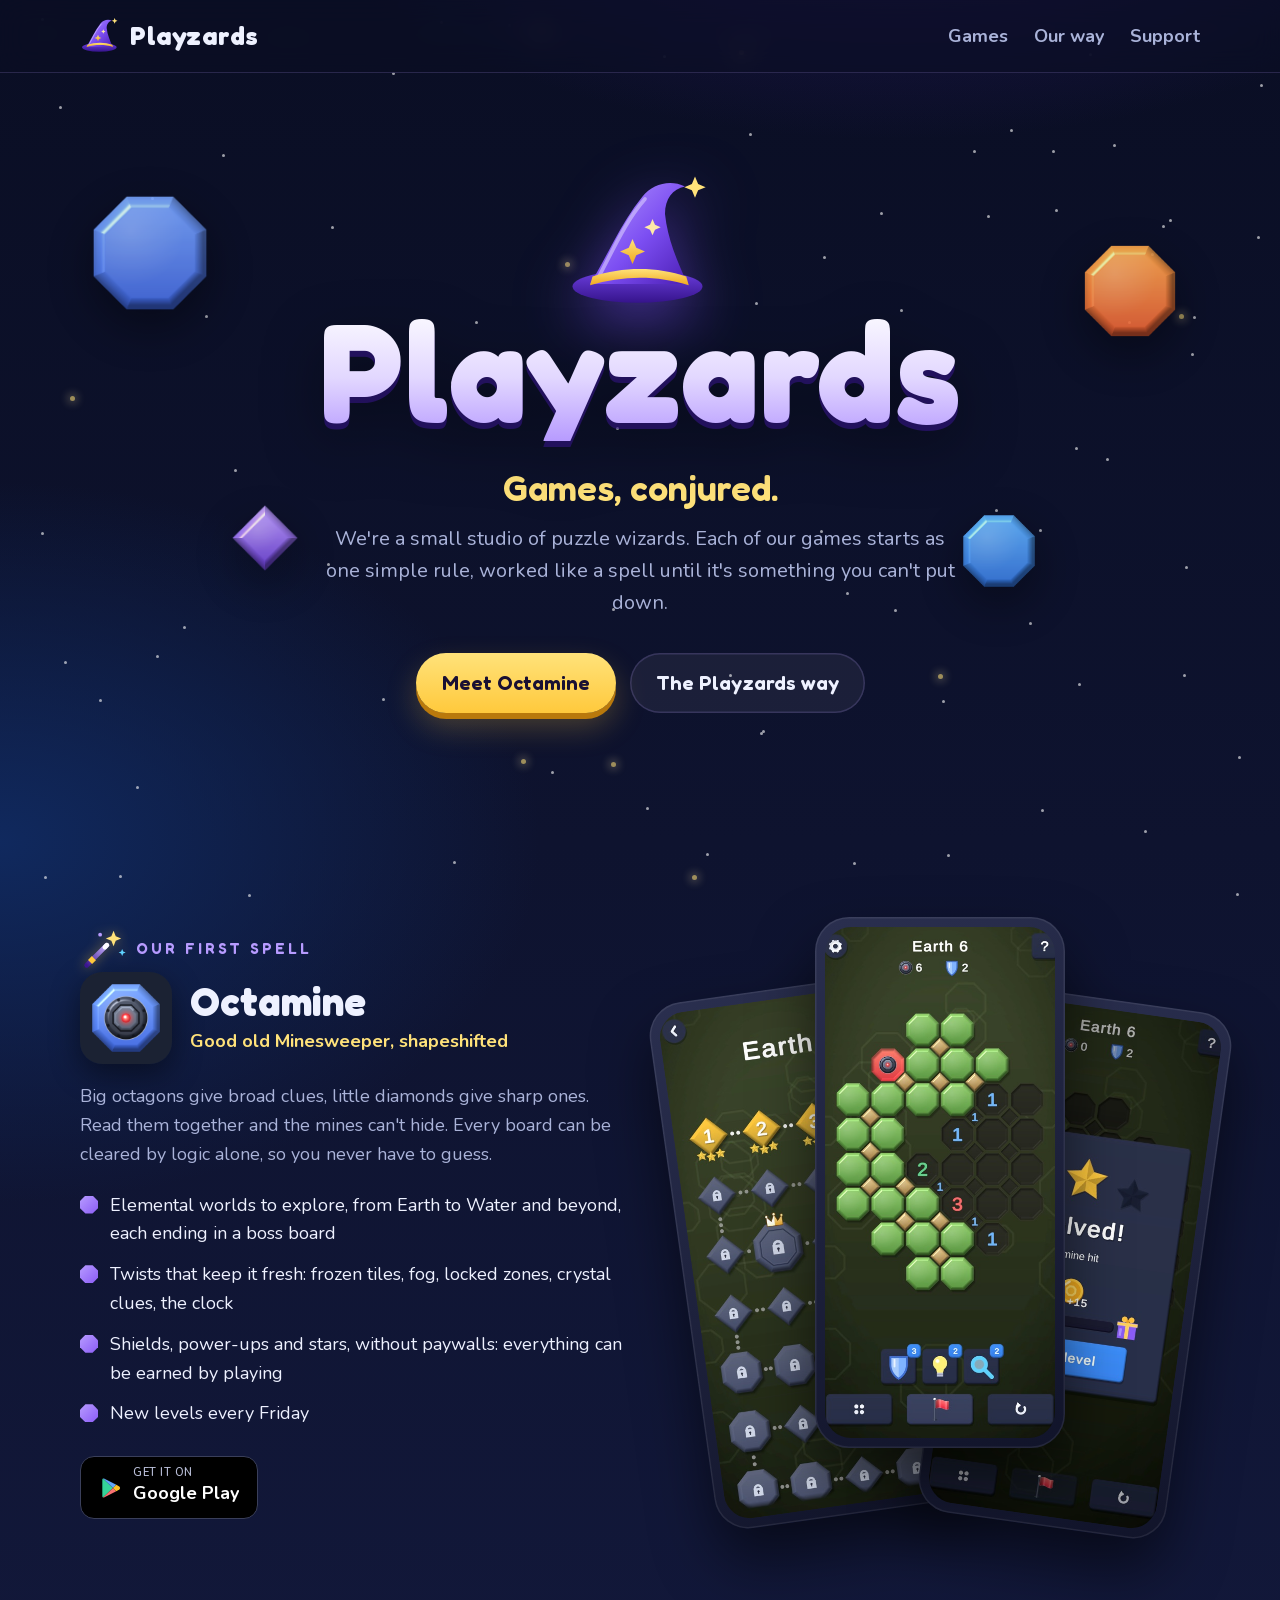
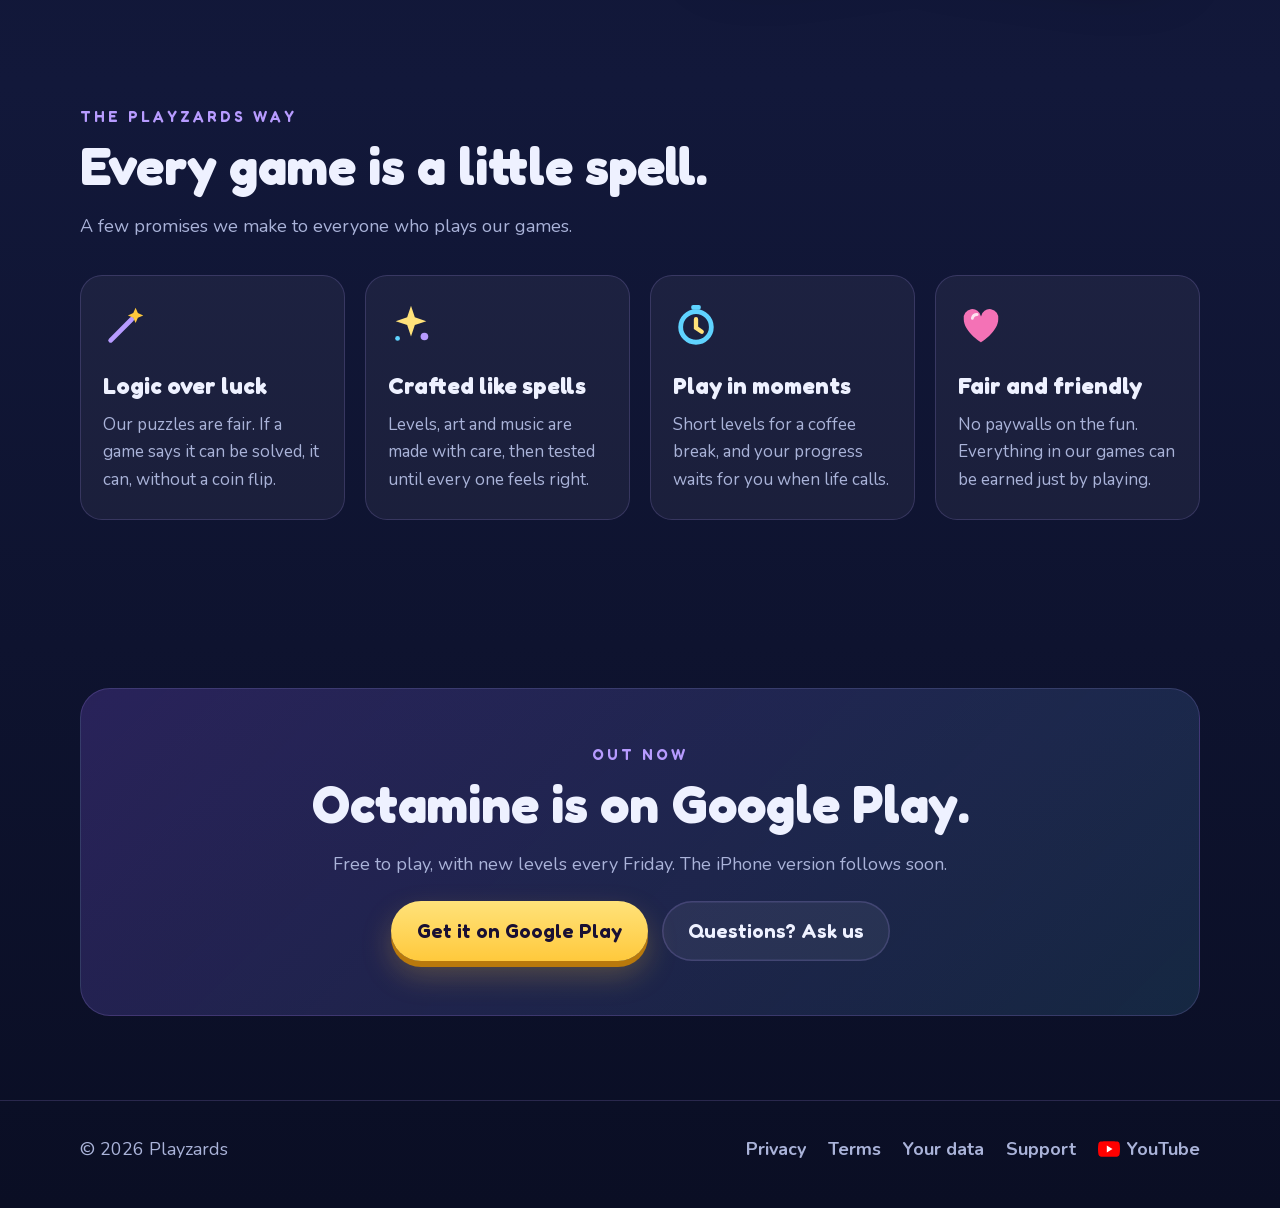
<file: index.html>
<!doctype html>
<html lang="en">
<head>
  <meta charset="utf-8">
  <meta name="viewport" content="width=device-width, initial-scale=1">
  <title>Playzards · Games, conjured.</title>
  <meta name="description" content="Playzards is a small studio of puzzle wizards making clever, fair mobile games. Meet Octamine: good old Minesweeper, shapeshifted. Pure logic, never a guess.">
  <meta name="theme-color" content="#0a0e24">
  <meta name="google-site-verification" content="9-QW5sJn0SF3CA41uugy2PnrLu7BZYbgHyNdraWivK8">
  <meta property="og:title" content="Playzards · Games, conjured.">
  <meta property="og:description" content="Clever little puzzle games, crafted like spells. Meet Octamine.">
  <meta property="og:image" content="https://playzards.com/img/octamine-emblem.png">
  <link rel="icon" href="img/hat.svg" type="image/svg+xml">
  <link rel="stylesheet" href="css/style.css">
</head>
<body>
  <div class="sky" aria-hidden="true"></div>

  <header class="site">
    <div class="wrap">
      <a class="brand" href="index.html"><img src="img/hat.svg" alt="">Playzards</a>
      <nav class="links">
        <a href="#games">Games</a>
        <a href="#way">Our way</a>
        <a href="support.html">Support</a>
      </nav>
    </div>
  </header>

  <main>
    <section class="hero">
      <img class="gem" src="img/gem-octagon.png" alt="" style="width:120px; left:7%; top:120px; --r:-12deg;">
      <img class="gem" src="img/gem-diamond.png" alt="" style="width:70px; left:18%; top:430px; --r:20deg; animation-delay:-3s;">
      <img class="gem" src="img/gem-octagon-fire.png" alt="" style="width:96px; right:8%; top:170px; --r:14deg; animation-delay:-5s;">
      <img class="gem" src="img/gem-octagon-water.png" alt="" style="width:76px; right:19%; top:440px; --r:-8deg; animation-delay:-1.5s;">
      <div class="wrap">
        <img class="hat" src="img/hat.svg" alt="">
        <h1 class="wordmark">Playzards</h1>
        <p class="tagline">Games, conjured.</p>
        <p class="lede">We're a small studio of puzzle wizards. Each of our games starts as one simple rule, worked like a spell until it's something you can't put down.</p>
        <div class="actions">
          <a class="btn" href="#games">Meet Octamine</a>
          <a class="btn ghost" href="#way">The Playzards way</a>
        </div>
      </div>
    </section>

    <section id="games">
      <div class="wrap game">
        <div>
          <p class="eyebrow spell">
            <svg class="wand" viewBox="0 0 48 48" aria-hidden="true">
              <defs><linearGradient id="wand-stick" x1="0" y1="1" x2="1" y2="0"><stop offset="0" stop-color="#3a1590"/><stop offset="1" stop-color="#c9b4ff"/></linearGradient></defs>
              <path d="M7 41 28 20" stroke="url(#wand-stick)" stroke-width="5" stroke-linecap="round"/>
              <path d="M10.5 37.5 14.5 33.5" stroke="#ffc93c" stroke-width="6"/>
              <path d="M26 22 28 20" stroke="#fff" stroke-width="5" stroke-linecap="round"/>
              <path class="spark" d="M35 5l2.3 5.7 5.7 2.3-5.7 2.3-2.3 5.7-2.3-5.7-5.7-2.3 5.7-2.3z" fill="#ffe27a"/>
              <path class="spark s2" d="M44 24l1.1 2.6 2.6 1.1-2.6 1.1-1.1 2.6-1.1-2.6-2.6-1.1 2.6-1.1z" fill="#5fd3ff"/>
              <circle class="spark s3" cx="21" cy="9" r="2" fill="#b79bff"/>
            </svg>
            Our first spell
          </p>
          <div class="game-head">
            <img src="img/octamine-icon.png" alt="Octamine app icon">
            <div>
              <h3>Octamine</h3>
              <p>Good old Minesweeper, shapeshifted</p>
            </div>
          </div>
          <p class="muted">Big octagons give broad clues, little diamonds give sharp ones. Read them together and the mines can't hide. Every board can be cleared by logic alone, so you never have to guess.</p>
          <ul class="points">
            <li>Elemental worlds to explore, from Earth to Water and beyond, each ending in a boss board</li>
            <li>Twists that keep it fresh: frozen tiles, fog, locked zones, crystal clues, the clock</li>
            <li>Shields, power-ups and stars, without paywalls: everything can be earned by playing</li>
            <li>New levels every Friday</li>
          </ul>
          <a class="badge" href="https://play.google.com/store/apps/details?id=com.playzards.octamine" aria-label="Get Octamine on Google Play">
            <svg class="play" viewBox="0 0 24 24" aria-hidden="true"><path fill="#34d399" d="M4 2.5 14 12 4 21.5c-.4-.2-.7-.7-.7-1.2V3.7c0-.5.3-1 .7-1.2z"/><path fill="#60a5fa" d="M17.3 8.8 14 12 4 2.5c.3-.1.7-.1 1 .1z"/><path fill="#f87171" d="M17.3 15.2 5 21.4c-.3.2-.7.2-1 .1L14 12z"/><path fill="#fbbf24" d="M20.3 10.5c1 .6 1 2.4 0 3l-3 1.7L14 12l3.3-3.2z"/></svg>
            <span><small>GET IT ON</small>Google Play</span>
          </a>
        </div>
        <div class="phones" aria-label="Octamine screens">
          <div class="phone a"><img src="img/shot-map.jpg" alt="The level map: octagons and diamonds on a winding path"></div>
          <div class="phone b"><img src="img/shot-board.jpg" alt="An Octamine board of 3D octagon and diamond tiles"></div>
          <div class="phone c"><img src="img/shot-result.jpg" alt="A solved level: stars, coins and the gift meter"></div>
        </div>
      </div>
    </section>

    <section id="way">
      <div class="wrap">
        <p class="eyebrow">The Playzards way</p>
        <h2>Every game is a little spell.</h2>
        <p class="muted">A few promises we make to everyone who plays our games.</p>
        <div class="cards">
          <div class="card">
            <svg viewBox="0 0 48 48" aria-hidden="true"><path d="M8 40 30 18" stroke="#b79bff" stroke-width="5" stroke-linecap="round"/><path d="M34 6l2.4 5.6L42 14l-5.6 2.4L34 22l-2.4-5.6L26 14l5.6-2.4z" fill="#ffc93c"/></svg>
            <h3>Logic over luck</h3>
            <p>Our puzzles are fair. If a game says it can be solved, it can, without a coin flip.</p>
          </div>
          <div class="card">
            <svg viewBox="0 0 48 48" aria-hidden="true"><path d="M24 4l4 12 12 4-12 4-4 12-4-12-12-4 12-4z" fill="#ffe27a"/><circle cx="38" cy="36" r="4" fill="#b79bff"/><circle cx="10" cy="38" r="2.5" fill="#5fd3ff"/></svg>
            <h3>Crafted like spells</h3>
            <p>Levels, art and music are made with care, then tested until every one feels right.</p>
          </div>
          <div class="card">
            <svg viewBox="0 0 48 48" aria-hidden="true"><circle cx="24" cy="26" r="16" fill="none" stroke="#5fd3ff" stroke-width="5"/><path d="M24 18v9l6 4" stroke="#ffe27a" stroke-width="4.5" stroke-linecap="round" fill="none"/><rect x="19" y="3" width="10" height="5" rx="2" fill="#5fd3ff"/></svg>
            <h3>Play in moments</h3>
            <p>Short levels for a coffee break, and your progress waits for you when life calls.</p>
          </div>
          <div class="card">
            <svg viewBox="0 0 48 48" aria-hidden="true"><path d="M24 42S6 31 6 18a9 9 0 0 1 18-3 9 9 0 0 1 18 3c0 13-18 24-18 24z" fill="#f472b6"/><path d="M15 17a5 5 0 0 1 5-4" stroke="#fde2f0" stroke-width="3" stroke-linecap="round" fill="none"/></svg>
            <h3>Fair and friendly</h3>
            <p>No paywalls on the fun. Everything in our games can be earned just by playing.</p>
          </div>
        </div>
      </div>
    </section>

    <section>
      <div class="wrap">
        <div class="soon">
          <p class="eyebrow">Out now</p>
          <h2>Octamine is on Google Play.</h2>
          <p class="muted">Free to play, with new levels every Friday. The iPhone version follows soon.</p>
          <div class="actions" style="margin-top:22px">
            <a class="btn" href="https://play.google.com/store/apps/details?id=com.playzards.octamine">Get it on Google Play</a>
            <a class="btn ghost" href="support.html">Questions? Ask us</a>
          </div>
        </div>
      </div>
    </section>
  </main>

  <footer class="site">
    <div class="wrap">
      <span>© <span id="year">2026</span> Playzards</span>
      <nav>
        <a href="privacy.html">Privacy</a>
        <a href="terms.html">Terms</a>
        <a href="delete-data.html">Your data</a>
        <a href="support.html">Support</a>
        <a class="yt" href="https://www.youtube.com/@playzards" rel="noopener"><svg viewBox="0 0 28 20" width="22" height="16" aria-hidden="true"><path fill="#FF0000" d="M27.4 3.1A3.5 3.5 0 0 0 25 .6C22.8 0 14 0 14 0S5.2 0 3 .6A3.5 3.5 0 0 0 .6 3.1 36 36 0 0 0 0 10a36 36 0 0 0 .6 6.9A3.5 3.5 0 0 0 3 19.4c2.2.6 11 .6 11 .6s8.8 0 11-.6a3.5 3.5 0 0 0 2.4-2.5A36 36 0 0 0 28 10a36 36 0 0 0-.6-6.9z"/><path fill="#fff" d="M11.2 14.3 18.5 10l-7.3-4.3z"/></svg>YouTube</a>
      </nav>
    </div>
  </footer>

  <script>
    // A sky of twinkling stars (no tracking, nothing else runs on this site).
    const sky = document.querySelector('.sky');
    for (let i = 0; i < 90; i++) {
      const star = document.createElement('span');
      star.className = 'star' + (i % 11 === 0 ? ' big' : '');
      star.style.left = Math.random() * 100 + '%';
      star.style.top = Math.random() * 100 + '%';
      star.style.animationDelay = (-Math.random() * 4).toFixed(2) + 's';
      star.style.animationDuration = (3 + Math.random() * 3).toFixed(2) + 's';
      sky.appendChild(star);
    }
    document.getElementById('year').textContent = new Date().getFullYear();
  </script>
</body>
</html>
</file>
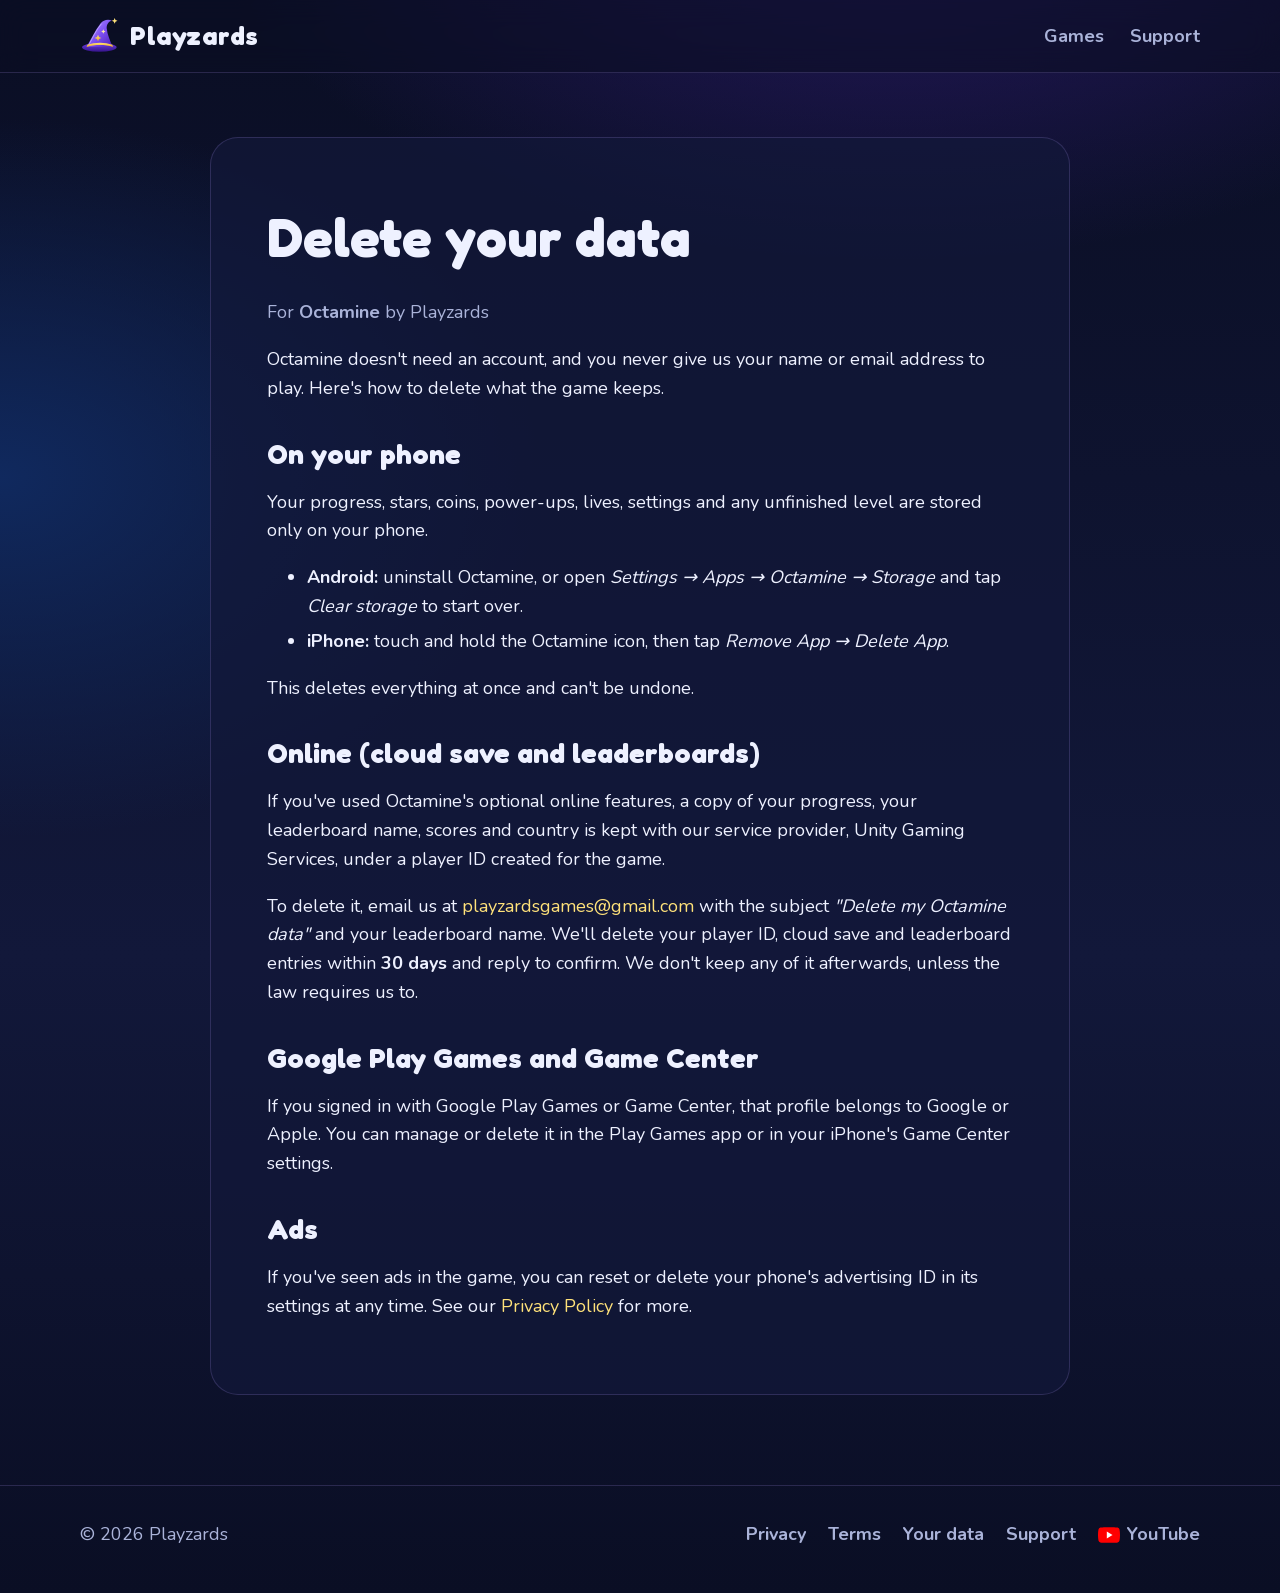
<file: delete-data.html>
<!doctype html>
<html lang="en">
<head>
  <meta charset="utf-8">
  <meta name="viewport" content="width=device-width, initial-scale=1">
  <title>Your Data · Playzards</title>
  <meta name="description" content="How to delete your Octamine data, on your phone and online.">
  <meta name="theme-color" content="#0a0e24">
  <link rel="icon" href="img/hat.svg" type="image/svg+xml">
  <link rel="stylesheet" href="css/style.css">
</head>
<body>
  <header class="site">
    <div class="wrap">
      <a class="brand" href="index.html"><img src="img/hat.svg" alt="">Playzards</a>
      <nav class="links">
        <a href="index.html#games">Games</a>
        <a href="support.html">Support</a>
      </nav>
    </div>
  </header>

  <main class="page">
    <div class="wrap">
      <article>
        <h1>Delete your data</h1>
        <p class="muted">For <strong>Octamine</strong> by Playzards</p>

        <p>Octamine doesn't need an account, and you never give us your name or email address to play. Here's how to delete what the game keeps.</p>

        <h2>On your phone</h2>
        <p>Your progress, stars, coins, power-ups, lives, settings and any unfinished level are stored only on your phone.</p>
        <ul>
          <li><strong>Android:</strong> uninstall Octamine, or open <em>Settings → Apps → Octamine → Storage</em> and tap <em>Clear storage</em> to start over.</li>
          <li><strong>iPhone:</strong> touch and hold the Octamine icon, then tap <em>Remove App → Delete App</em>.</li>
        </ul>
        <p>This deletes everything at once and can't be undone.</p>

        <h2>Online (cloud save and leaderboards)</h2>
        <p>If you've used Octamine's optional online features, a copy of your progress, your leaderboard name, scores and country is kept with our service provider, Unity Gaming Services, under a player ID created for the game.</p>
        <p>To delete it, email us at <a href="mailto:playzardsgames@gmail.com?subject=Delete%20my%20Octamine%20data">playzardsgames@gmail.com</a> with the subject <em>"Delete my Octamine data"</em> and your leaderboard name. We'll delete your player ID, cloud save and leaderboard entries within <strong>30 days</strong> and reply to confirm. We don't keep any of it afterwards, unless the law requires us to.</p>

        <h2>Google Play Games and Game Center</h2>
        <p>If you signed in with Google Play Games or Game Center, that profile belongs to Google or Apple. You can manage or delete it in the Play Games app or in your iPhone's Game Center settings.</p>

        <h2>Ads</h2>
        <p>If you've seen ads in the game, you can reset or delete your phone's advertising ID in its settings at any time. See our <a href="privacy.html">Privacy Policy</a> for more.</p>
      </article>
    </div>
  </main>

  <footer class="site">
    <div class="wrap">
      <span>© 2026 Playzards</span>
      <nav>
        <a href="privacy.html">Privacy</a>
        <a href="terms.html">Terms</a>
        <a href="delete-data.html" aria-current="page">Your data</a>
        <a href="support.html">Support</a>
        <a class="yt" href="https://www.youtube.com/@playzards" rel="noopener"><svg viewBox="0 0 28 20" width="22" height="16" aria-hidden="true"><path fill="#FF0000" d="M27.4 3.1A3.5 3.5 0 0 0 25 .6C22.8 0 14 0 14 0S5.2 0 3 .6A3.5 3.5 0 0 0 .6 3.1 36 36 0 0 0 0 10a36 36 0 0 0 .6 6.9A3.5 3.5 0 0 0 3 19.4c2.2.6 11 .6 11 .6s8.8 0 11-.6a3.5 3.5 0 0 0 2.4-2.5A36 36 0 0 0 28 10a36 36 0 0 0-.6-6.9z"/><path fill="#fff" d="M11.2 14.3 18.5 10l-7.3-4.3z"/></svg>YouTube</a>
      </nav>
    </div>
  </footer>
</body>
</html>
</file>
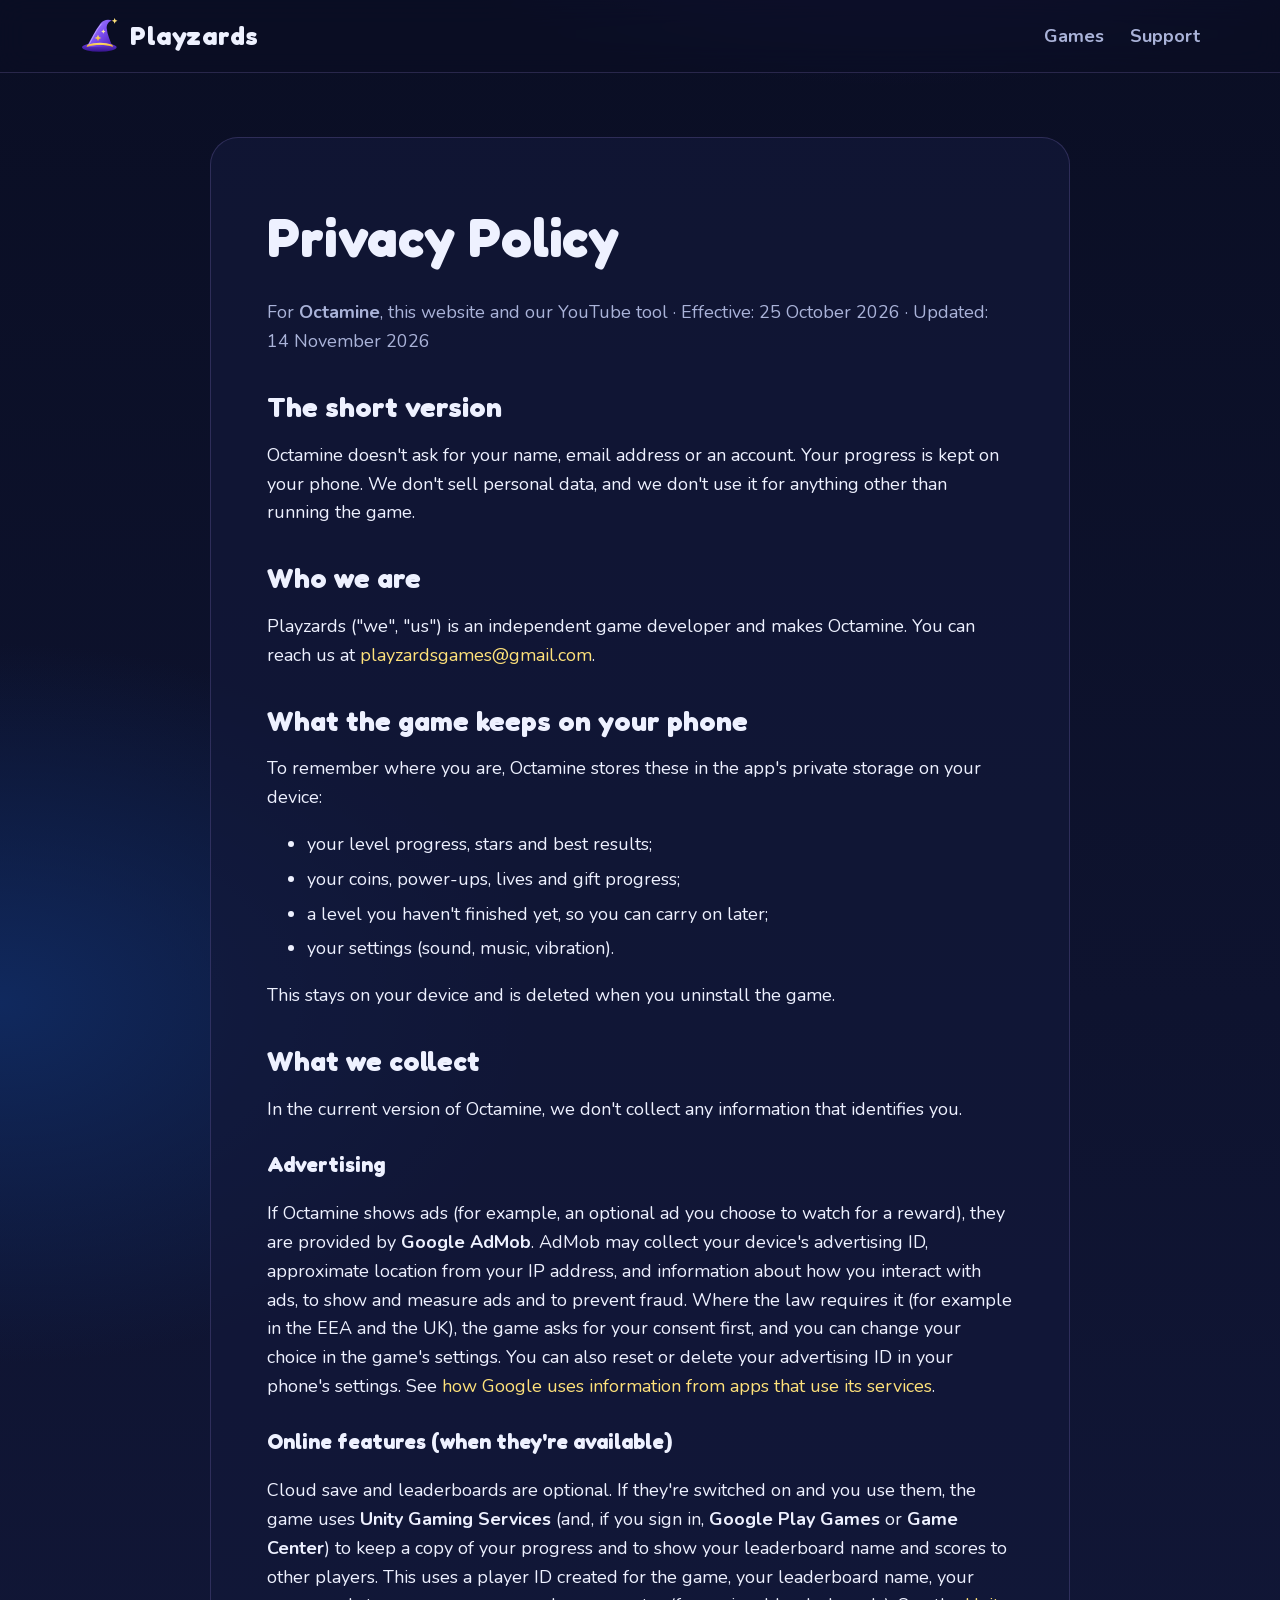
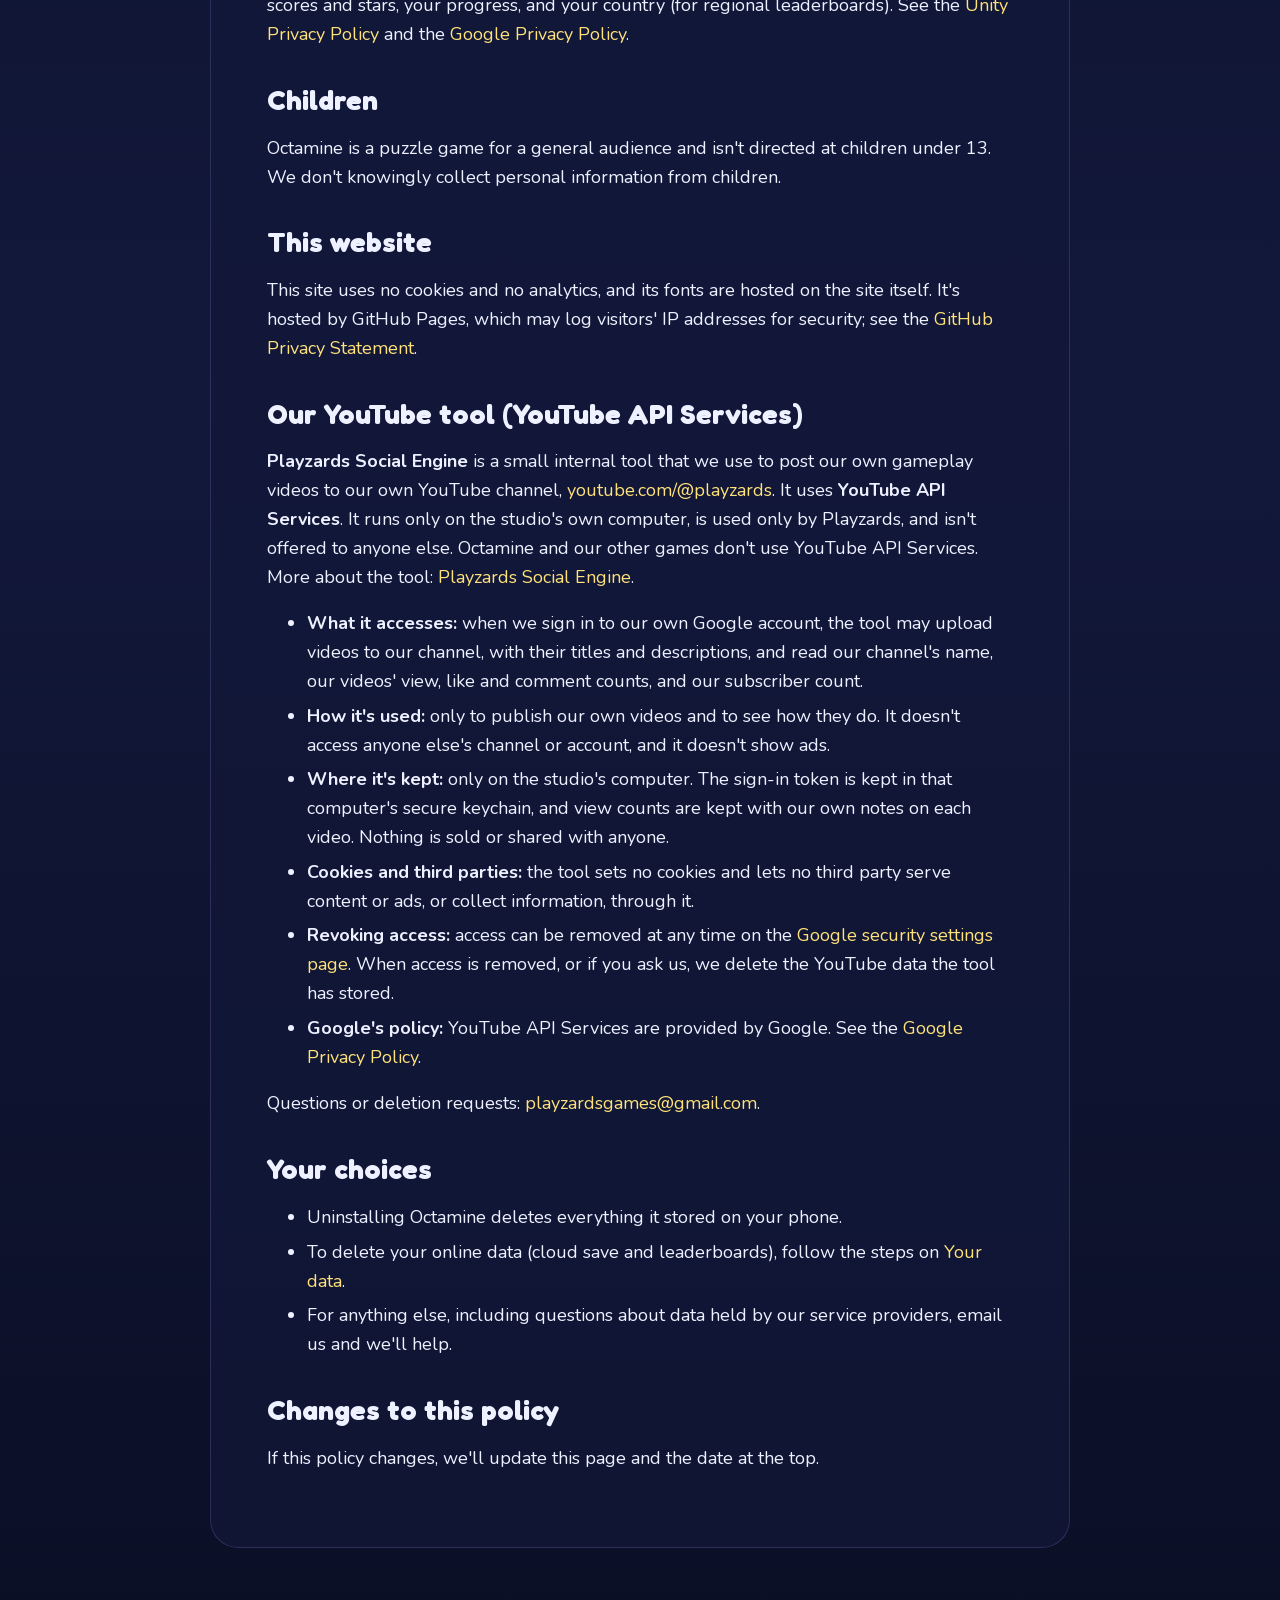
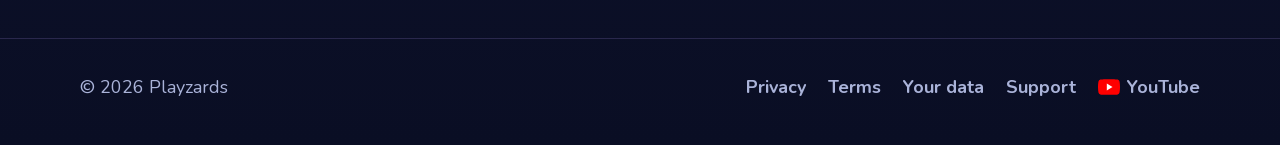
<file: privacy.html>
<!doctype html>
<html lang="en">
<head>
  <meta charset="utf-8">
  <meta name="viewport" content="width=device-width, initial-scale=1">
  <title>Privacy Policy · Playzards</title>
  <meta name="description" content="How Octamine by Playzards handles your data.">
  <meta name="theme-color" content="#0a0e24">
  <link rel="icon" href="img/hat.svg" type="image/svg+xml">
  <link rel="stylesheet" href="css/style.css">
</head>
<body>
  <header class="site">
    <div class="wrap">
      <a class="brand" href="index.html"><img src="img/hat.svg" alt="">Playzards</a>
      <nav class="links">
        <a href="index.html#games">Games</a>
        <a href="support.html">Support</a>
      </nav>
    </div>
  </header>

  <main class="page">
    <div class="wrap">
      <article>
        <h1>Privacy Policy</h1>
        <p class="muted">For <strong>Octamine</strong>, this website and our YouTube tool · Effective: 25 October 2026 · Updated: 14 November 2026</p>

        <h2>The short version</h2>
        <p>Octamine doesn't ask for your name, email address or an account. Your progress is kept on your phone. We don't sell personal data, and we don't use it for anything other than running the game.</p>

        <h2>Who we are</h2>
        <p>Playzards ("we", "us") is an independent game developer and makes Octamine. You can reach us at <a href="mailto:playzardsgames@gmail.com">playzardsgames@gmail.com</a>.</p>

        <h2>What the game keeps on your phone</h2>
        <p>To remember where you are, Octamine stores these in the app's private storage on your device:</p>
        <ul>
          <li>your level progress, stars and best results;</li>
          <li>your coins, power-ups, lives and gift progress;</li>
          <li>a level you haven't finished yet, so you can carry on later;</li>
          <li>your settings (sound, music, vibration).</li>
        </ul>
        <p>This stays on your device and is deleted when you uninstall the game.</p>

        <h2>What we collect</h2>
        <p>In the current version of Octamine, we don't collect any information that identifies you.</p>

        <h3>Advertising</h3>
        <p>If Octamine shows ads (for example, an optional ad you choose to watch for a reward), they are provided by <strong>Google AdMob</strong>. AdMob may collect your device's advertising ID, approximate location from your IP address, and information about how you interact with ads, to show and measure ads and to prevent fraud. Where the law requires it (for example in the EEA and the UK), the game asks for your consent first, and you can change your choice in the game's settings. You can also reset or delete your advertising ID in your phone's settings. See <a href="https://policies.google.com/technologies/partner-sites">how Google uses information from apps that use its services</a>.</p>

        <h3>Online features (when they're available)</h3>
        <p>Cloud save and leaderboards are optional. If they're switched on and you use them, the game uses <strong>Unity Gaming Services</strong> (and, if you sign in, <strong>Google Play Games</strong> or <strong>Game Center</strong>) to keep a copy of your progress and to show your leaderboard name and scores to other players. This uses a player ID created for the game, your leaderboard name, your scores and stars, your progress, and your country (for regional leaderboards). See the <a href="https://unity.com/legal/privacy-policy">Unity Privacy Policy</a> and the <a href="https://policies.google.com/privacy">Google Privacy Policy</a>.</p>

        <h2>Children</h2>
        <p>Octamine is a puzzle game for a general audience and isn't directed at children under 13. We don't knowingly collect personal information from children.</p>

        <h2>This website</h2>
        <p>This site uses no cookies and no analytics, and its fonts are hosted on the site itself. It's hosted by GitHub Pages, which may log visitors' IP addresses for security; see the <a href="https://docs.github.com/site-policy/privacy-policies/github-general-privacy-statement">GitHub Privacy Statement</a>.</p>

        <h2 id="youtube">Our YouTube tool (YouTube API Services)</h2>
        <p><strong>Playzards Social Engine</strong> is a small internal tool that we use to post our own gameplay videos to our own YouTube channel, <a href="https://www.youtube.com/@playzards">youtube.com/@playzards</a>. It uses <strong>YouTube API Services</strong>. It runs only on the studio's own computer, is used only by Playzards, and isn't offered to anyone else. Octamine and our other games don't use YouTube API Services. More about the tool: <a href="social-engine.html">Playzards Social Engine</a>.</p>
        <ul>
          <li><strong>What it accesses:</strong> when we sign in to our own Google account, the tool may upload videos to our channel, with their titles and descriptions, and read our channel's name, our videos' view, like and comment counts, and our subscriber count.</li>
          <li><strong>How it's used:</strong> only to publish our own videos and to see how they do. It doesn't access anyone else's channel or account, and it doesn't show ads.</li>
          <li><strong>Where it's kept:</strong> only on the studio's computer. The sign-in token is kept in that computer's secure keychain, and view counts are kept with our own notes on each video. Nothing is sold or shared with anyone.</li>
          <li><strong>Cookies and third parties:</strong> the tool sets no cookies and lets no third party serve content or ads, or collect information, through it.</li>
          <li><strong>Revoking access:</strong> access can be removed at any time on the <a href="https://security.google.com/settings/security/permissions">Google security settings page</a>. When access is removed, or if you ask us, we delete the YouTube data the tool has stored.</li>
          <li><strong>Google's policy:</strong> YouTube API Services are provided by Google. See the <a href="http://www.google.com/policies/privacy">Google Privacy Policy</a>.</li>
        </ul>
        <p>Questions or deletion requests: <a href="mailto:playzardsgames@gmail.com">playzardsgames@gmail.com</a>.</p>

        <h2>Your choices</h2>
        <ul>
          <li>Uninstalling Octamine deletes everything it stored on your phone.</li>
          <li>To delete your online data (cloud save and leaderboards), follow the steps on <a href="delete-data.html">Your data</a>.</li>
          <li>For anything else, including questions about data held by our service providers, email us and we'll help.</li>
        </ul>

        <h2>Changes to this policy</h2>
        <p>If this policy changes, we'll update this page and the date at the top.</p>
      </article>
    </div>
  </main>

  <footer class="site">
    <div class="wrap">
      <span>© 2026 Playzards</span>
      <nav>
        <a href="privacy.html" aria-current="page">Privacy</a>
        <a href="terms.html">Terms</a>
        <a href="delete-data.html">Your data</a>
        <a href="support.html">Support</a>
        <a class="yt" href="https://www.youtube.com/@playzards" rel="noopener"><svg viewBox="0 0 28 20" width="22" height="16" aria-hidden="true"><path fill="#FF0000" d="M27.4 3.1A3.5 3.5 0 0 0 25 .6C22.8 0 14 0 14 0S5.2 0 3 .6A3.5 3.5 0 0 0 .6 3.1 36 36 0 0 0 0 10a36 36 0 0 0 .6 6.9A3.5 3.5 0 0 0 3 19.4c2.2.6 11 .6 11 .6s8.8 0 11-.6a3.5 3.5 0 0 0 2.4-2.5A36 36 0 0 0 28 10a36 36 0 0 0-.6-6.9z"/><path fill="#fff" d="M11.2 14.3 18.5 10l-7.3-4.3z"/></svg>YouTube</a>
      </nav>
    </div>
  </footer>
</body>
</html>
</file>
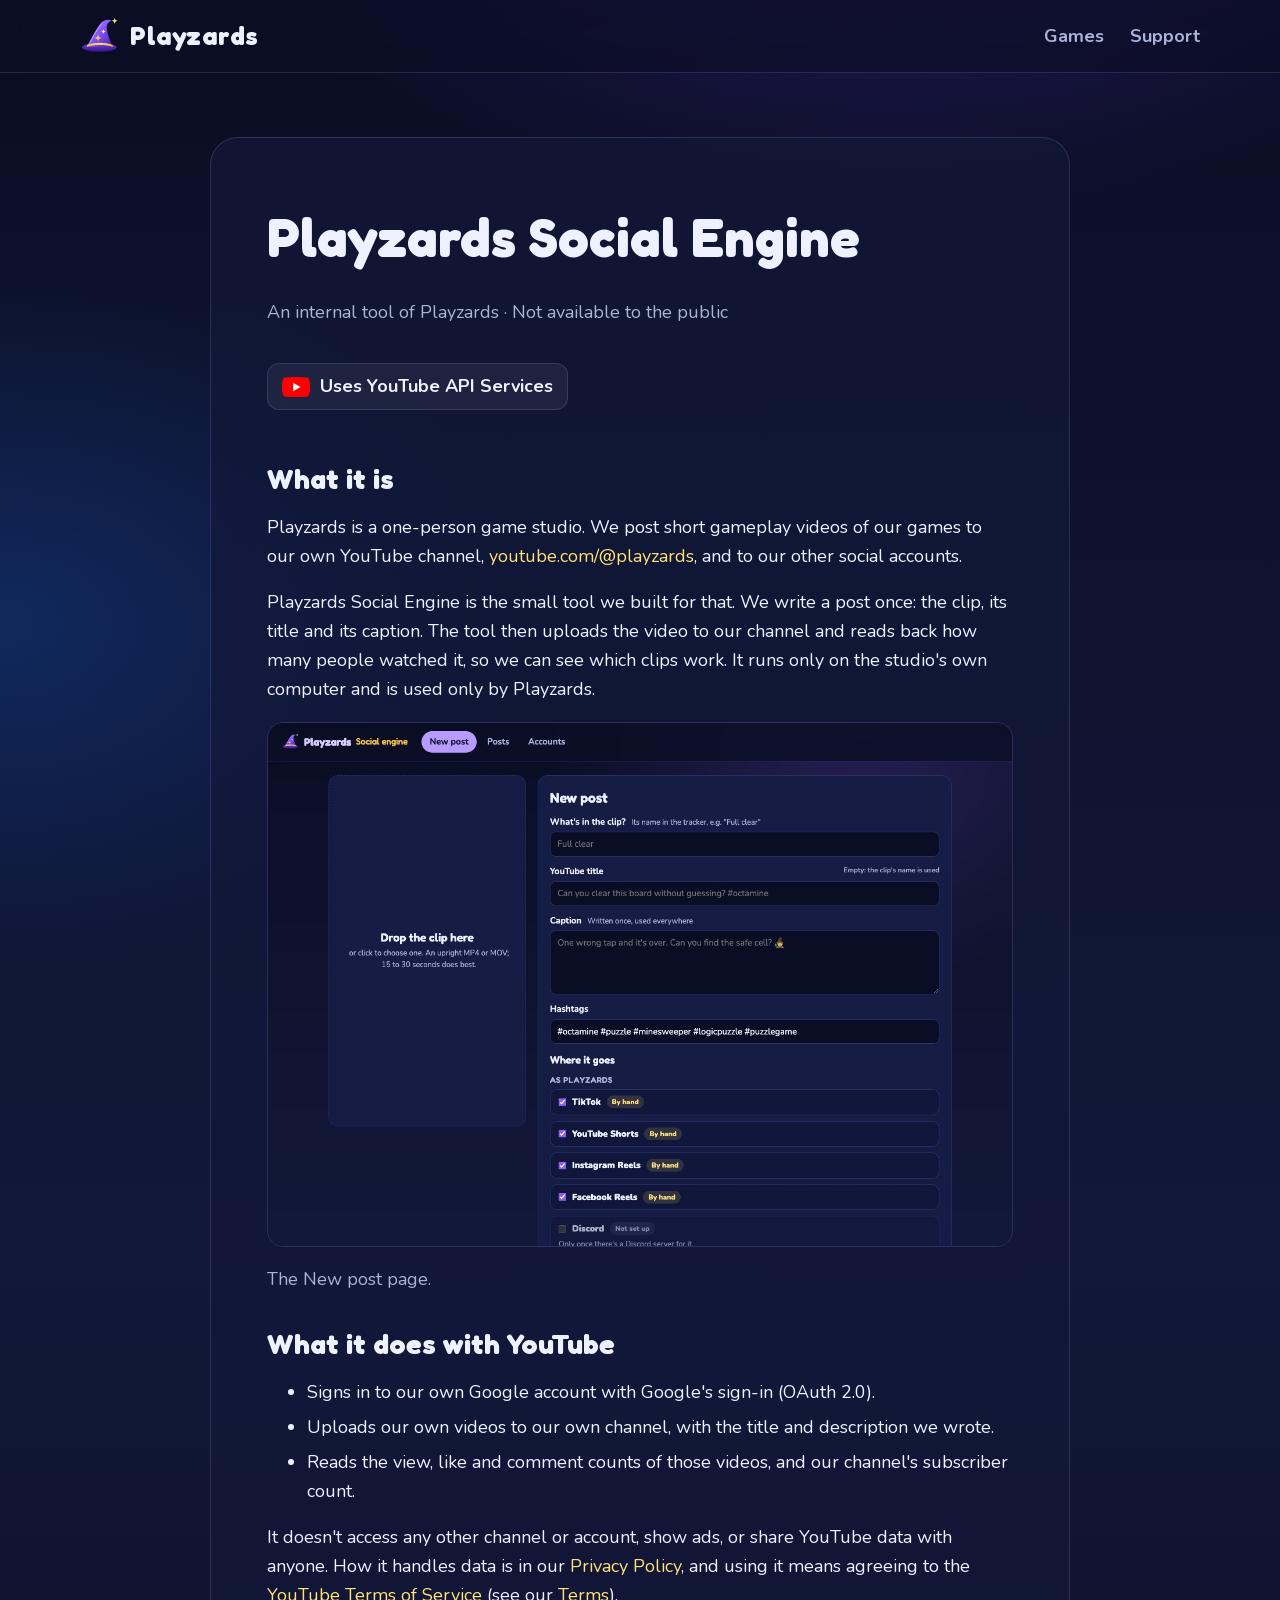
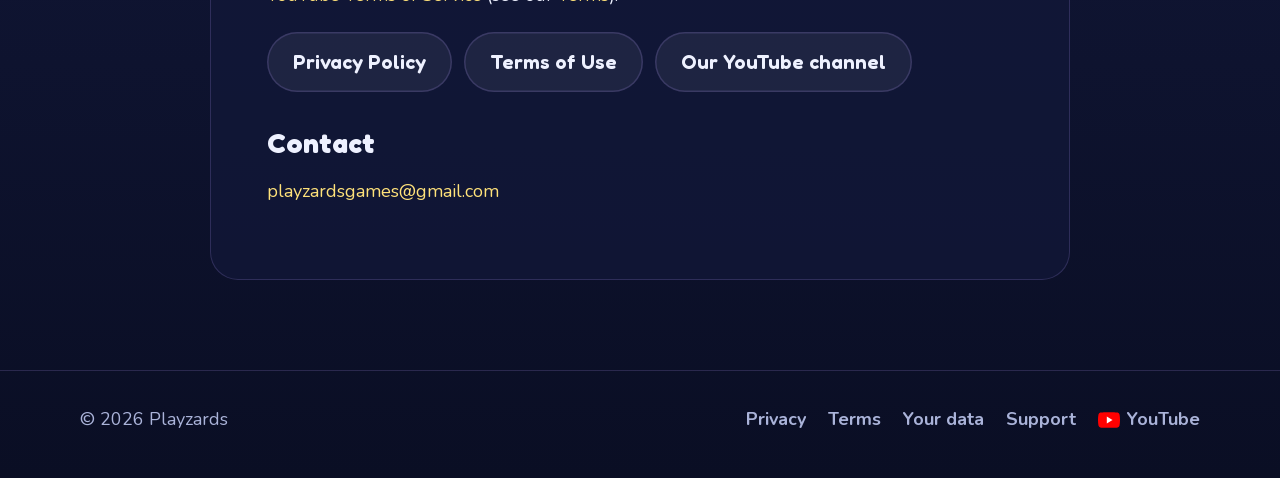
<file: social-engine.html>
<!doctype html>
<html lang="en">
<head>
  <meta charset="utf-8">
  <meta name="viewport" content="width=device-width, initial-scale=1">
  <title>Playzards Social Engine · Playzards</title>
  <meta name="description" content="Playzards Social Engine: the internal tool Playzards uses to post its own gameplay videos to its YouTube channel.">
  <meta name="robots" content="noindex">
  <meta name="theme-color" content="#0a0e24">
  <link rel="icon" href="img/hat.svg" type="image/svg+xml">
  <link rel="stylesheet" href="css/style.css">
</head>
<body>
  <header class="site">
    <div class="wrap">
      <a class="brand" href="index.html"><img src="img/hat.svg" alt="">Playzards</a>
      <nav class="links">
        <a href="index.html#games">Games</a>
        <a href="support.html">Support</a>
      </nav>
    </div>
  </header>

  <main class="page">
    <div class="wrap">
      <article>
        <h1>Playzards Social Engine</h1>
        <p class="muted">An internal tool of Playzards · Not available to the public</p>

        <p class="yt-badge"><svg viewBox="0 0 28 20" width="28" height="20" aria-hidden="true"><path fill="#FF0000" d="M27.4 3.1A3.5 3.5 0 0 0 25 .6C22.8 0 14 0 14 0S5.2 0 3 .6A3.5 3.5 0 0 0 .6 3.1 36 36 0 0 0 0 10a36 36 0 0 0 .6 6.9A3.5 3.5 0 0 0 3 19.4c2.2.6 11 .6 11 .6s8.8 0 11-.6a3.5 3.5 0 0 0 2.4-2.5A36 36 0 0 0 28 10a36 36 0 0 0-.6-6.9z"/><path fill="#fff" d="M11.2 14.3 18.5 10l-7.3-4.3z"/></svg>Uses YouTube API Services</p>

        <h2>What it is</h2>
        <p>Playzards is a one-person game studio. We post short gameplay videos of our games to our own YouTube channel, <a href="https://www.youtube.com/@playzards">youtube.com/@playzards</a>, and to our other social accounts.</p>
        <p>Playzards Social Engine is the small tool we built for that. We write a post once: the clip, its title and its caption. The tool then uploads the video to our channel and reads back how many people watched it, so we can see which clips work. It runs only on the studio's own computer and is used only by Playzards.</p>
        <img class="tool-shot" src="img/social-engine.jpg" width="1280" height="900" alt="The tool's New post page: a clip, its YouTube title, a caption and hashtags, and the platforms it goes to.">
        <p class="muted">The New post page.</p>

        <h2>What it does with YouTube</h2>
        <ul>
          <li>Signs in to our own Google account with Google's sign-in (OAuth 2.0).</li>
          <li>Uploads our own videos to our own channel, with the title and description we wrote.</li>
          <li>Reads the view, like and comment counts of those videos, and our channel's subscriber count.</li>
        </ul>
        <p>It doesn't access any other channel or account, show ads, or share YouTube data with anyone. How it handles data is in our <a href="privacy.html#youtube">Privacy Policy</a>, and using it means agreeing to the <a href="https://www.youtube.com/t/terms">YouTube Terms of Service</a> (see our <a href="terms.html#youtube">Terms</a>).</p>

        <div class="doc-links">
          <a class="btn ghost" href="privacy.html#youtube">Privacy Policy</a>
          <a class="btn ghost" href="terms.html#youtube">Terms of Use</a>
          <a class="btn ghost" href="https://www.youtube.com/@playzards">Our YouTube channel</a>
        </div>

        <h2>Contact</h2>
        <p><a href="mailto:playzardsgames@gmail.com">playzardsgames@gmail.com</a></p>
      </article>
    </div>
  </main>

  <footer class="site">
    <div class="wrap">
      <span>© 2026 Playzards</span>
      <nav>
        <a href="privacy.html">Privacy</a>
        <a href="terms.html">Terms</a>
        <a href="delete-data.html">Your data</a>
        <a href="support.html">Support</a>
        <a class="yt" href="https://www.youtube.com/@playzards" rel="noopener"><svg viewBox="0 0 28 20" width="22" height="16" aria-hidden="true"><path fill="#FF0000" d="M27.4 3.1A3.5 3.5 0 0 0 25 .6C22.8 0 14 0 14 0S5.2 0 3 .6A3.5 3.5 0 0 0 .6 3.1 36 36 0 0 0 0 10a36 36 0 0 0 .6 6.9A3.5 3.5 0 0 0 3 19.4c2.2.6 11 .6 11 .6s8.8 0 11-.6a3.5 3.5 0 0 0 2.4-2.5A36 36 0 0 0 28 10a36 36 0 0 0-.6-6.9z"/><path fill="#fff" d="M11.2 14.3 18.5 10l-7.3-4.3z"/></svg>YouTube</a>
      </nav>
    </div>
  </footer>
</body>
</html>
</file>
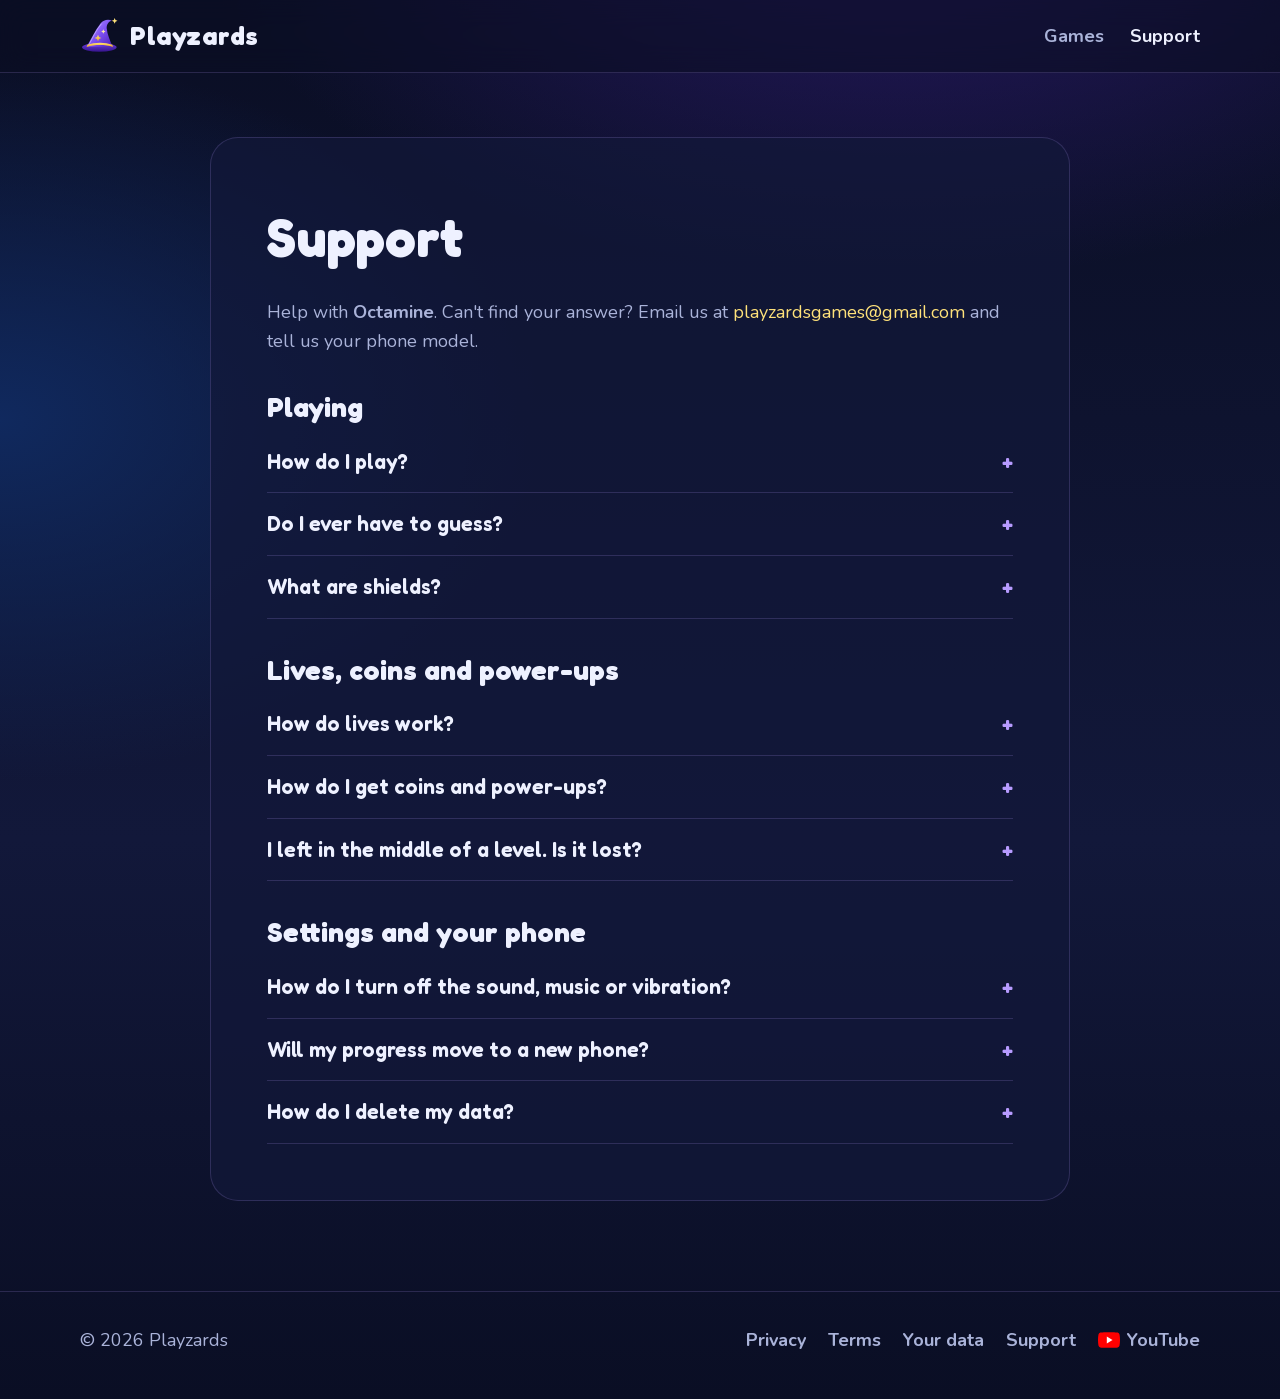
<file: support.html>
<!doctype html>
<html lang="en">
<head>
  <meta charset="utf-8">
  <meta name="viewport" content="width=device-width, initial-scale=1">
  <title>Support · Playzards</title>
  <meta name="description" content="Help with Octamine: how to play, shields and lives, coins, and how to reach us.">
  <meta name="theme-color" content="#0a0e24">
  <link rel="icon" href="img/hat.svg" type="image/svg+xml">
  <link rel="stylesheet" href="css/style.css">
</head>
<body>
  <header class="site">
    <div class="wrap">
      <a class="brand" href="index.html"><img src="img/hat.svg" alt="">Playzards</a>
      <nav class="links">
        <a href="index.html#games">Games</a>
        <a href="support.html" aria-current="page">Support</a>
      </nav>
    </div>
  </header>

  <main class="page">
    <div class="wrap">
      <article>
        <h1>Support</h1>
        <p class="muted">Help with <strong>Octamine</strong>. Can't find your answer? Email us at <a href="mailto:playzardsgames@gmail.com">playzardsgames@gmail.com</a> and tell us your phone model.</p>

        <h2>Playing</h2>
        <details>
          <summary>How do I play?</summary>
          <p>Each number shows how many mines touch that cell. An octagon touches 8 cells and a diamond touches 4. Tap to open a cell, hold to place a flag, and tap a number whose flags are all placed to open everything else around it. The flag button at the bottom switches what a tap does: open, flag, or mark "?" on a cell you're not sure about yet.</p>
        </details>
        <details>
          <summary>Do I ever have to guess?</summary>
          <p>Never. Every level is checked by a solver, so it can be cleared by logic alone. If you're stuck, there's always a cell you can prove is safe. A Hint will show you one.</p>
        </details>
        <details>
          <summary>What are shields?</summary>
          <p>Each level gives you 3 shields. Hitting a mine breaks one. If you lose all of them, the level is lost, but you can keep going with an extra Shield.</p>
        </details>

        <h2>Lives, coins and power-ups</h2>
        <details>
          <summary>How do lives work?</summary>
          <p>You have up to 5 lives. Losing a level costs one, and so does restarting or abandoning a level after you've hit a mine. A life comes back every 30 minutes; the timer is next to the hearts. Out of lives? Wait for the next one, or buy one with coins in the market.</p>
        </details>
        <details>
          <summary>How do I get coins and power-ups?</summary>
          <p>Clearing a level for the first time earns coins: more for more stars. Every first clear also fills the gift bar, and a full bar gives a power-up and bonus coins. Tap your coins to open the market and buy power-ups whenever you like.</p>
        </details>
        <details>
          <summary>I left in the middle of a level. Is it lost?</summary>
          <p>No. Octamine saves an unfinished level after every move. Open the same level again and you'll carry on exactly where you were. On a timed level the clock waits for you.</p>
        </details>

        <h2>Settings and your phone</h2>
        <details>
          <summary>How do I turn off the sound, music or vibration?</summary>
          <p>Tap the gear on the home screen, the level map or during a level. There are sliders for sound effects and music, and a switch for vibration.</p>
        </details>
        <details>
          <summary>Will my progress move to a new phone?</summary>
          <p>Right now your progress is saved on your phone. Cloud save, which will keep your progress when you change phones, is on its way.</p>
        </details>
        <details>
          <summary>How do I delete my data?</summary>
          <p>Uninstalling Octamine deletes everything it kept on your phone. For online data, see <a href="delete-data.html">Your data</a>.</p>
        </details>
      </article>
    </div>
  </main>

  <footer class="site">
    <div class="wrap">
      <span>© 2026 Playzards</span>
      <nav>
        <a href="privacy.html">Privacy</a>
        <a href="terms.html">Terms</a>
        <a href="delete-data.html">Your data</a>
        <a href="support.html" aria-current="page">Support</a>
        <a class="yt" href="https://www.youtube.com/@playzards" rel="noopener"><svg viewBox="0 0 28 20" width="22" height="16" aria-hidden="true"><path fill="#FF0000" d="M27.4 3.1A3.5 3.5 0 0 0 25 .6C22.8 0 14 0 14 0S5.2 0 3 .6A3.5 3.5 0 0 0 .6 3.1 36 36 0 0 0 0 10a36 36 0 0 0 .6 6.9A3.5 3.5 0 0 0 3 19.4c2.2.6 11 .6 11 .6s8.8 0 11-.6a3.5 3.5 0 0 0 2.4-2.5A36 36 0 0 0 28 10a36 36 0 0 0-.6-6.9z"/><path fill="#fff" d="M11.2 14.3 18.5 10l-7.3-4.3z"/></svg>YouTube</a>
      </nav>
    </div>
  </footer>
</body>
</html>
</file>
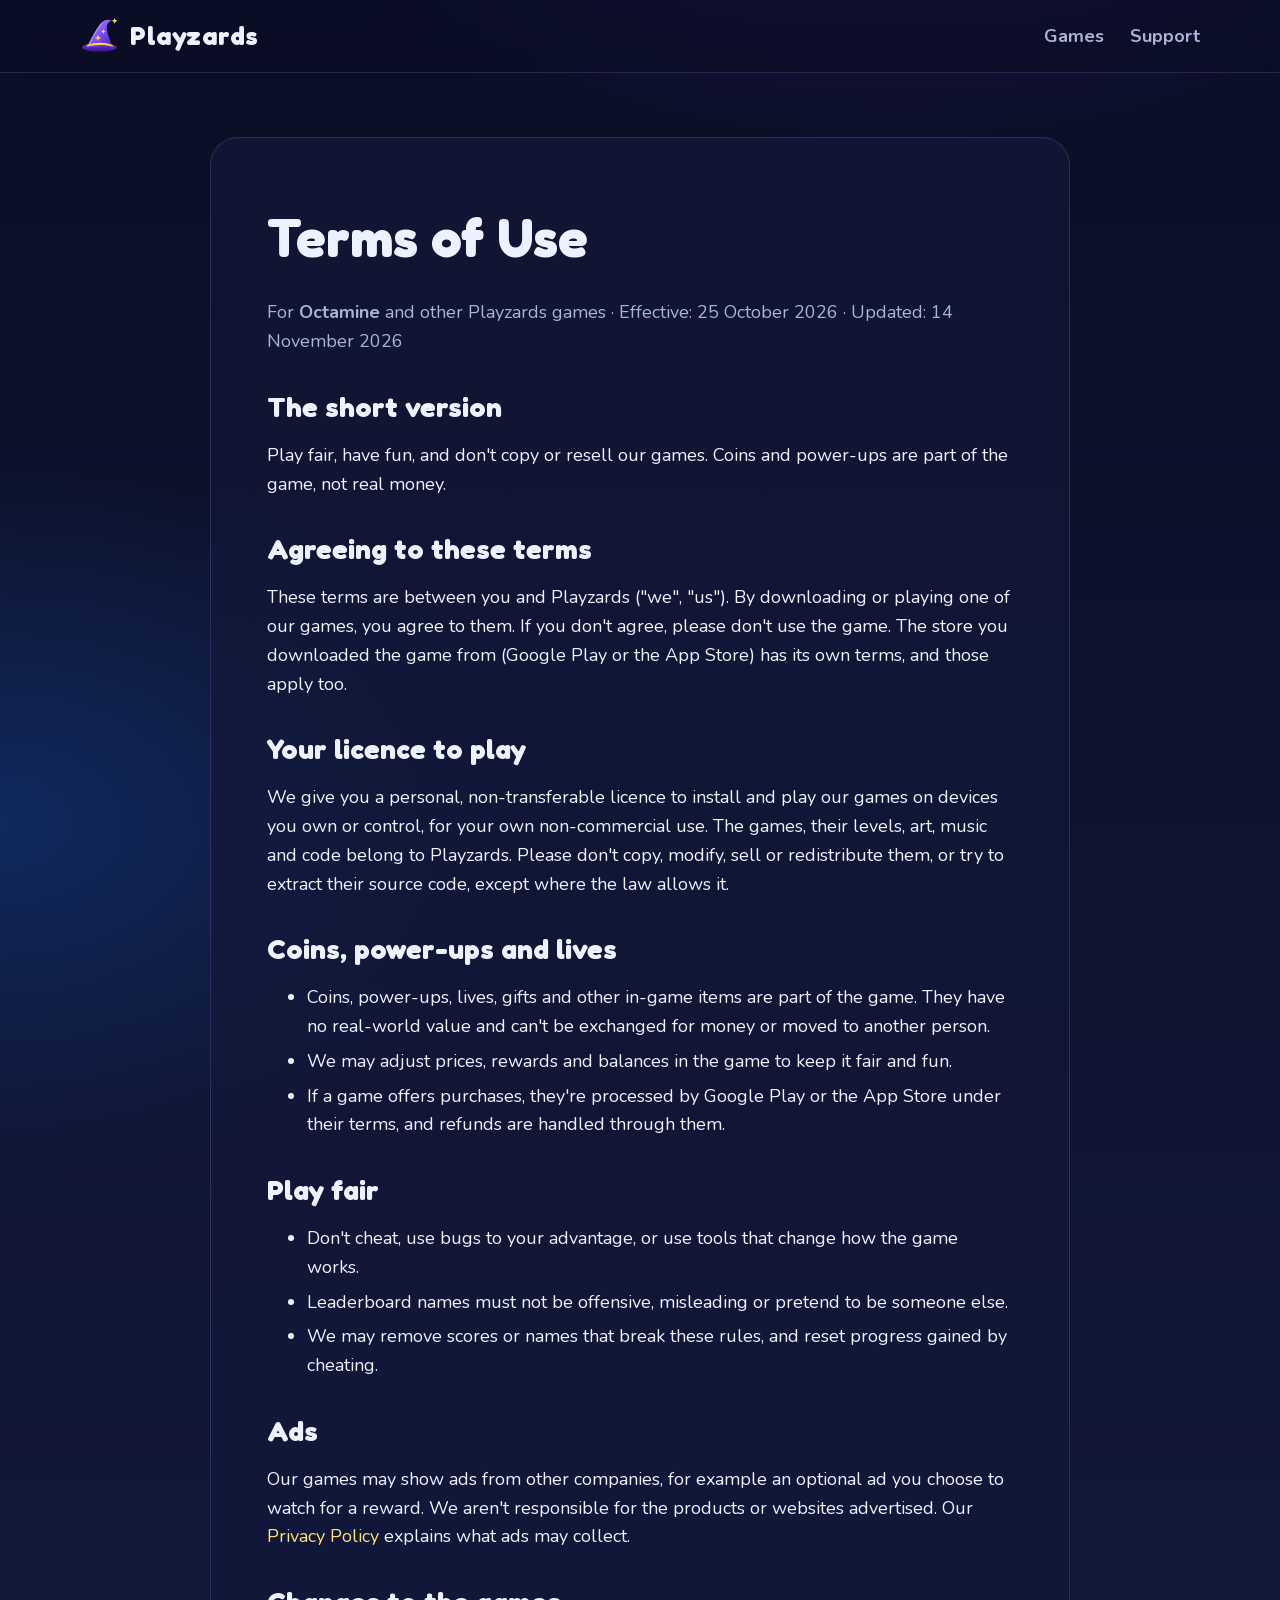
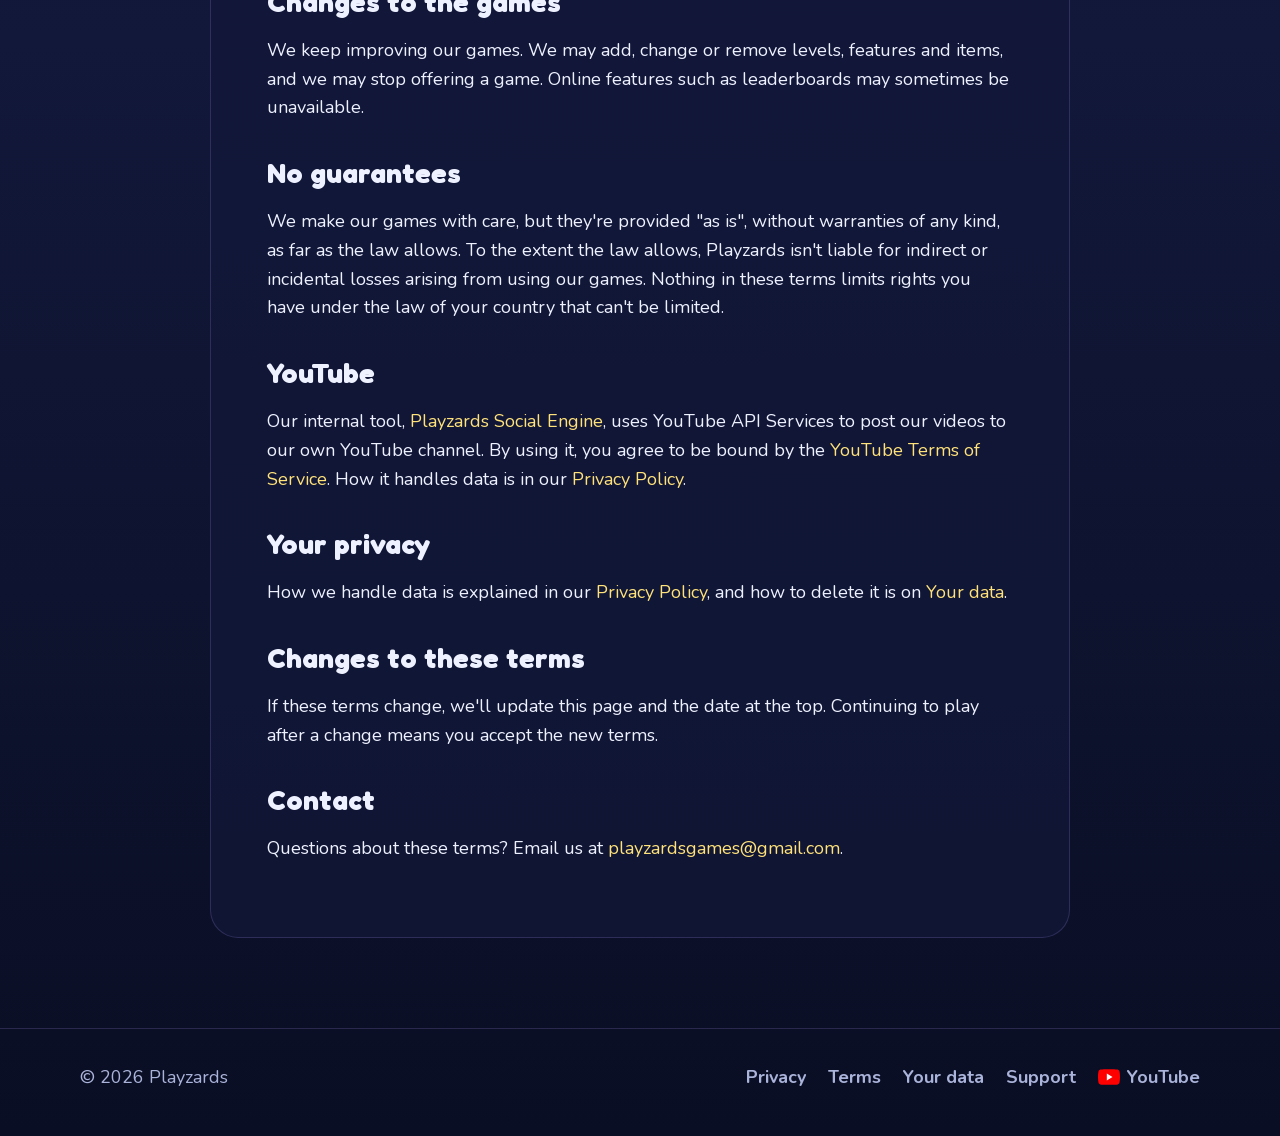
<file: terms.html>
<!doctype html>
<html lang="en">
<head>
  <meta charset="utf-8">
  <meta name="viewport" content="width=device-width, initial-scale=1">
  <title>Terms of Use · Playzards</title>
  <meta name="description" content="The terms for playing Octamine and other Playzards games.">
  <meta name="theme-color" content="#0a0e24">
  <link rel="icon" href="img/hat.svg" type="image/svg+xml">
  <link rel="stylesheet" href="css/style.css">
</head>
<body>
  <header class="site">
    <div class="wrap">
      <a class="brand" href="index.html"><img src="img/hat.svg" alt="">Playzards</a>
      <nav class="links">
        <a href="index.html#games">Games</a>
        <a href="support.html">Support</a>
      </nav>
    </div>
  </header>

  <main class="page">
    <div class="wrap">
      <article>
        <h1>Terms of Use</h1>
        <p class="muted">For <strong>Octamine</strong> and other Playzards games · Effective: 25 October 2026 · Updated: 14 November 2026</p>

        <h2>The short version</h2>
        <p>Play fair, have fun, and don't copy or resell our games. Coins and power-ups are part of the game, not real money.</p>

        <h2>Agreeing to these terms</h2>
        <p>These terms are between you and Playzards ("we", "us"). By downloading or playing one of our games, you agree to them. If you don't agree, please don't use the game. The store you downloaded the game from (Google Play or the App Store) has its own terms, and those apply too.</p>

        <h2>Your licence to play</h2>
        <p>We give you a personal, non-transferable licence to install and play our games on devices you own or control, for your own non-commercial use. The games, their levels, art, music and code belong to Playzards. Please don't copy, modify, sell or redistribute them, or try to extract their source code, except where the law allows it.</p>

        <h2>Coins, power-ups and lives</h2>
        <ul>
          <li>Coins, power-ups, lives, gifts and other in-game items are part of the game. They have no real-world value and can't be exchanged for money or moved to another person.</li>
          <li>We may adjust prices, rewards and balances in the game to keep it fair and fun.</li>
          <li>If a game offers purchases, they're processed by Google Play or the App Store under their terms, and refunds are handled through them.</li>
        </ul>

        <h2>Play fair</h2>
        <ul>
          <li>Don't cheat, use bugs to your advantage, or use tools that change how the game works.</li>
          <li>Leaderboard names must not be offensive, misleading or pretend to be someone else.</li>
          <li>We may remove scores or names that break these rules, and reset progress gained by cheating.</li>
        </ul>

        <h2>Ads</h2>
        <p>Our games may show ads from other companies, for example an optional ad you choose to watch for a reward. We aren't responsible for the products or websites advertised. Our <a href="privacy.html">Privacy Policy</a> explains what ads may collect.</p>

        <h2>Changes to the games</h2>
        <p>We keep improving our games. We may add, change or remove levels, features and items, and we may stop offering a game. Online features such as leaderboards may sometimes be unavailable.</p>

        <h2>No guarantees</h2>
        <p>We make our games with care, but they're provided "as is", without warranties of any kind, as far as the law allows. To the extent the law allows, Playzards isn't liable for indirect or incidental losses arising from using our games. Nothing in these terms limits rights you have under the law of your country that can't be limited.</p>

        <h2 id="youtube">YouTube</h2>
        <p>Our internal tool, <a href="social-engine.html">Playzards Social Engine</a>, uses YouTube API Services to post our videos to our own YouTube channel. By using it, you agree to be bound by the <a href="https://www.youtube.com/t/terms">YouTube Terms of Service</a>. How it handles data is in our <a href="privacy.html#youtube">Privacy Policy</a>.</p>

        <h2>Your privacy</h2>
        <p>How we handle data is explained in our <a href="privacy.html">Privacy Policy</a>, and how to delete it is on <a href="delete-data.html">Your data</a>.</p>

        <h2>Changes to these terms</h2>
        <p>If these terms change, we'll update this page and the date at the top. Continuing to play after a change means you accept the new terms.</p>

        <h2>Contact</h2>
        <p>Questions about these terms? Email us at <a href="mailto:playzardsgames@gmail.com">playzardsgames@gmail.com</a>.</p>
      </article>
    </div>
  </main>

  <footer class="site">
    <div class="wrap">
      <span>© 2026 Playzards</span>
      <nav>
        <a href="privacy.html">Privacy</a>
        <a href="terms.html" aria-current="page">Terms</a>
        <a href="delete-data.html">Your data</a>
        <a href="support.html">Support</a>
        <a class="yt" href="https://www.youtube.com/@playzards" rel="noopener"><svg viewBox="0 0 28 20" width="22" height="16" aria-hidden="true"><path fill="#FF0000" d="M27.4 3.1A3.5 3.5 0 0 0 25 .6C22.8 0 14 0 14 0S5.2 0 3 .6A3.5 3.5 0 0 0 .6 3.1 36 36 0 0 0 0 10a36 36 0 0 0 .6 6.9A3.5 3.5 0 0 0 3 19.4c2.2.6 11 .6 11 .6s8.8 0 11-.6a3.5 3.5 0 0 0 2.4-2.5A36 36 0 0 0 28 10a36 36 0 0 0-.6-6.9z"/><path fill="#fff" d="M11.2 14.3 18.5 10l-7.3-4.3z"/></svg>YouTube</a>
      </nav>
    </div>
  </footer>
</body>
</html>
</file>
<file: css/style.css>
/* Playzards: a night sky, violet and gold magic, and the games' gems floating by. */

@font-face { font-family: "Fredoka"; src: url("../fonts/fredoka.woff2") format("woff2"); font-weight: 300 700; font-display: swap; }
@font-face { font-family: "Nunito"; src: url("../fonts/nunito.woff2") format("woff2"); font-weight: 200 1000; font-display: swap; }

:root {
  --night: #0a0e24;
  --night-2: #12183a;
  --night-3: #1b2350;
  --violet: #8b5cf6;
  --violet-2: #b79bff;
  --gold: #ffc93c;
  --gold-2: #ffe27a;
  --cyan: #5fd3ff;
  --text: #eef1ff;
  --muted: #aab3d9;
  --card: rgba(255, 255, 255, 0.05);
  --line: rgba(183, 155, 255, 0.18);
  --radius: 22px;
  --display: "Fredoka", "Trebuchet MS", system-ui, sans-serif;
  --body: "Nunito", system-ui, -apple-system, "Segoe UI", sans-serif;
}

* { box-sizing: border-box; }
html { scroll-behavior: smooth; }
body {
  margin: 0;
  font-family: var(--body);
  font-size: 18px;
  line-height: 1.6;
  color: var(--text);
  background: radial-gradient(1200px 700px at 70% -10%, #2b1a6b 0%, transparent 60%),
              radial-gradient(900px 600px at 0% 30%, #10295e 0%, transparent 60%),
              linear-gradient(180deg, var(--night) 0%, var(--night-2) 60%, var(--night) 100%);
  background-color: var(--night);
  min-height: 100vh;
  overflow-x: hidden;
}
a { color: var(--gold-2); text-decoration: none; }
a:hover { text-decoration: underline; }
img { max-width: 100%; display: block; }
.wrap { width: min(1120px, 100% - 32px); margin-inline: auto; }

/* ---------- the night sky ---------- */
.sky { position: fixed; inset: 0; pointer-events: none; z-index: 0; }
.star { position: absolute; width: 3px; height: 3px; border-radius: 50%; background: #fff; opacity: 0.6; animation: twinkle 4s ease-in-out infinite; }
.star.big { width: 5px; height: 5px; box-shadow: 0 0 10px 2px rgba(255, 233, 168, 0.6); background: var(--gold-2); }
@keyframes twinkle { 0%, 100% { opacity: 0.15; transform: scale(0.8); } 50% { opacity: 0.95; transform: scale(1.15); } }

/* ---------- header ---------- */
header.site {
  position: sticky; top: 0; z-index: 10;
  backdrop-filter: blur(14px); -webkit-backdrop-filter: blur(14px);
  background: rgba(10, 14, 36, 0.6);
  border-bottom: 1px solid var(--line);
}
header.site .wrap { display: flex; align-items: center; justify-content: space-between; height: 72px; }
.brand { display: flex; align-items: center; gap: 10px; color: var(--text); font-family: var(--display); font-weight: 700; font-size: 26px; letter-spacing: 0.5px; }
.brand:hover { text-decoration: none; }
.brand img { width: 40px; height: 40px; }
nav.links { display: flex; gap: 26px; font-weight: 700; }
nav.links a { color: var(--muted); }
nav.links a:hover, nav.links a[aria-current="page"] { color: var(--text); text-decoration: none; }

/* ---------- hero ---------- */
.hero { position: relative; z-index: 1; text-align: center; padding: 96px 0 120px; }
.hero .hat { width: 150px; margin: 0 auto -18px; filter: drop-shadow(0 18px 30px rgba(124, 78, 242, 0.55)); animation: bob 5s ease-in-out infinite; }
@keyframes bob { 0%, 100% { transform: translateY(0) rotate(-4deg); } 50% { transform: translateY(-12px) rotate(3deg); } }
.wordmark {
  font-family: var(--display); font-weight: 700; margin: 0;
  font-size: clamp(64px, 12vw, 140px); line-height: 1; letter-spacing: 1px;
  background: linear-gradient(180deg, #ffffff 0%, #e2d7ff 55%, #b79bff 100%);
  -webkit-background-clip: text; background-clip: text; color: transparent;
  filter: drop-shadow(0 6px 0 rgba(54, 20, 140, 0.55)) drop-shadow(0 18px 30px rgba(0, 0, 0, 0.35));
}
.tagline { font-family: var(--display); font-weight: 600; font-size: clamp(24px, 3.6vw, 36px); margin: 18px 0 6px; color: var(--gold-2); }
.lede { max-width: 640px; margin: 0 auto 34px; color: var(--muted); font-size: 20px; }
.actions { display: flex; gap: 14px; justify-content: center; flex-wrap: wrap; }
.btn {
  display: inline-flex; align-items: center; gap: 10px; padding: 14px 26px; border-radius: 999px;
  font-family: var(--display); font-weight: 600; font-size: 20px; color: #1a1033;
  background: linear-gradient(180deg, var(--gold-2), var(--gold));
  box-shadow: 0 6px 0 #b9790c, 0 14px 30px rgba(255, 201, 60, 0.25);
  transition: transform 0.15s ease, box-shadow 0.15s ease;
}
.btn:hover { text-decoration: none; transform: translateY(-2px); box-shadow: 0 8px 0 #b9790c, 0 18px 34px rgba(255, 201, 60, 0.35); }
.btn.ghost { color: var(--text); background: rgba(255, 255, 255, 0.06); box-shadow: inset 0 0 0 1.5px var(--line); }
.btn.ghost:hover { box-shadow: inset 0 0 0 1.5px var(--violet-2); }

/* floating gems */
.gem { position: absolute; z-index: -1; opacity: 0.9; filter: drop-shadow(0 16px 24px rgba(0, 0, 0, 0.45)); animation: float 9s ease-in-out infinite; }
@keyframes float { 0%, 100% { transform: translateY(0) rotate(var(--r, 0deg)); } 50% { transform: translateY(-22px) rotate(calc(var(--r, 0deg) + 10deg)); } }

/* ---------- sections ---------- */
section { position: relative; z-index: 1; padding: 84px 0; }
.eyebrow { font-family: var(--display); font-weight: 600; color: var(--violet-2); letter-spacing: 3px; text-transform: uppercase; font-size: 15px; margin: 0 0 8px; }
h2 { font-family: var(--display); font-weight: 700; font-size: clamp(34px, 5vw, 52px); line-height: 1.1; margin: 0 0 16px; }
.muted { color: var(--muted); }

/* the game */
.eyebrow.spell { display: flex; align-items: center; gap: 10px; }
.wand { width: 46px; height: 46px; margin: -8px 0; flex: none; overflow: visible; transform-origin: 15% 85%; filter: drop-shadow(0 0 6px rgba(255, 201, 60, 0.45)); animation: wave 3.2s ease-in-out infinite; }
@keyframes wave { 0%, 100% { transform: rotate(0deg); } 50% { transform: rotate(-12deg); } }
.wand .spark { transform-box: fill-box; transform-origin: center; animation: sparkle 1.8s ease-in-out infinite; }
.wand .s2 { animation-delay: -0.6s; }
.wand .s3 { animation-delay: -1.2s; }
@keyframes sparkle { 0%, 100% { opacity: 0.5; transform: scale(0.7); } 50% { opacity: 1; transform: scale(1.15); } }
.game { display: grid; grid-template-columns: 1.05fr 1fr; gap: 56px; align-items: center; }
.game-head { display: flex; align-items: center; gap: 18px; margin-bottom: 18px; }
.game-head img { width: 92px; height: 92px; border-radius: 22px; box-shadow: 0 10px 30px rgba(0, 0, 0, 0.45); }
.game-head h3 { font-family: var(--display); font-size: 40px; margin: 0; line-height: 1; }
.game-head p { margin: 6px 0 0; color: var(--gold-2); font-weight: 700; }
.points { list-style: none; padding: 0; margin: 22px 0 28px; display: grid; gap: 12px; }
.points li { display: flex; gap: 12px; align-items: flex-start; }
.points li::before { content: ""; flex: 0 0 18px; height: 18px; margin-top: 5px; background: linear-gradient(135deg, var(--violet-2), var(--violet)); clip-path: polygon(30% 0, 70% 0, 100% 30%, 100% 70%, 70% 100%, 30% 100%, 0 70%, 0 30%); }
.badge { display: inline-flex; align-items: center; gap: 10px; padding: 10px 18px; border-radius: 14px; background: #000; border: 1px solid #3a3f5a; color: #fff; font-weight: 700; }
.badge small { display: block; font-size: 11px; font-weight: 600; color: #b8bdd6; letter-spacing: 0.5px; line-height: 1.1; }
.badge .play { width: 24px; height: 24px; }
a.badge:hover { text-decoration: none; border-color: #5a6080; }

.phones { position: relative; height: 620px; }
.phone {
  position: absolute; width: 250px; border-radius: 34px; padding: 10px; background: linear-gradient(160deg, #2a2f4f, #11142a);
  box-shadow: 0 30px 60px rgba(0, 0, 0, 0.55), inset 0 0 0 1.5px rgba(255, 255, 255, 0.08);
}
.phone img { border-radius: 26px; }
.phone.a { left: 0; top: 70px; transform: rotate(-8deg); }
.phone.b { left: 50%; top: 0; transform: translateX(-50%); z-index: 2; }
.phone.c { right: 0; top: 80px; transform: rotate(8deg); }

/* the Playzards way */
.cards { display: grid; grid-template-columns: repeat(4, 1fr); gap: 20px; margin-top: 34px; }
.card { background: var(--card); border: 1px solid var(--line); border-radius: var(--radius); padding: 26px 22px; transition: transform 0.2s ease, border-color 0.2s ease; }
.card:hover { transform: translateY(-4px); border-color: rgba(183, 155, 255, 0.45); }
.card svg { width: 46px; height: 46px; margin-bottom: 12px; }
.card h3 { font-family: var(--display); font-size: 23px; margin: 0 0 6px; }
.card p { margin: 0; color: var(--muted); font-size: 17px; }

/* soon strip */
.soon { text-align: center; background: linear-gradient(135deg, rgba(139, 92, 246, 0.22), rgba(95, 211, 255, 0.12)); border: 1px solid var(--line); border-radius: 30px; padding: 54px 24px; }
.soon h2 { margin-bottom: 8px; }

/* ---------- pages (privacy, support) ---------- */
.page { position: relative; z-index: 1; padding: 64px 0 90px; }
.page article { background: rgba(18, 24, 58, 0.72); border: 1px solid var(--line); border-radius: 28px; padding: clamp(24px, 5vw, 56px); max-width: 860px; margin: 0 auto; }
.page h1 { font-family: var(--display); font-size: clamp(36px, 6vw, 54px); margin: 0 0 6px; }
.page h2 { font-size: 28px; margin: 36px 0 8px; }
.page h3 { font-family: var(--display); font-size: 21px; margin: 24px 0 4px; }
.page li { margin: 6px 0; }
.note { background: rgba(255, 201, 60, 0.12); border: 1px solid rgba(255, 201, 60, 0.4); border-radius: 14px; padding: 12px 16px; color: var(--gold-2); font-weight: 700; }
details { border-bottom: 1px solid var(--line); padding: 14px 0; }
details summary { cursor: pointer; font-family: var(--display); font-weight: 600; font-size: 21px; list-style: none; }
details summary::-webkit-details-marker { display: none; }
details summary::after { content: "+"; float: right; color: var(--violet-2); }
details[open] summary::after { content: "–"; }
details p { margin: 8px 0 0; color: var(--muted); }

/* ---------- footer ---------- */
footer.site { position: relative; z-index: 1; border-top: 1px solid var(--line); padding: 34px 0 44px; color: var(--muted); }
footer.site .wrap { display: flex; gap: 20px; justify-content: space-between; align-items: center; flex-wrap: wrap; }
footer.site nav { display: flex; flex-wrap: wrap; gap: 10px 22px; font-weight: 700; }
footer.site nav a { color: var(--muted); }

/* ---------- small screens ---------- */
@media (max-width: 900px) {
  .game { grid-template-columns: 1fr; }
  .phones { height: 520px; max-width: 520px; margin: 0 auto; }
  .phone { width: 200px; }
  .cards { grid-template-columns: 1fr 1fr; }
}
@media (max-width: 560px) {
  body { font-size: 17px; }
  nav.links { gap: 16px; font-size: 15px; }
  .brand { font-size: 22px; }
  .hero { padding: 64px 0 90px; }
  .hero .gem { width: 52px !important; opacity: 0.55; }
  .phones { height: 400px; }
  .phone { width: 150px; border-radius: 24px; padding: 7px; }
  .phone img { border-radius: 18px; }
  .cards { grid-template-columns: 1fr; }
}

/* Calm down for players who ask for less motion. */
@media (prefers-reduced-motion: reduce) {
  *, *::before, *::after { animation: none !important; transition: none !important; }
  html { scroll-behavior: auto; }
}

/* The YouTube channel link in the footer (YouTube's own icon, unchanged) */
footer.site nav a.yt { display: inline-flex; align-items: center; gap: 7px; }
footer.site nav a.yt svg { flex: none; }

/* Playzards Social Engine page */
.page .tool-shot { display: block; width: 100%; height: auto; border-radius: 16px; border: 1px solid var(--line); margin: 18px 0 6px; }
.page .yt-badge { display: inline-flex; align-items: center; gap: 10px; padding: 8px 14px; border-radius: 12px; background: rgba(255, 255, 255, 0.06); border: 1px solid var(--line); font-weight: 700; }
.page .doc-links { display: flex; flex-wrap: wrap; gap: 12px; margin: 22px 0 0; }
</file>
